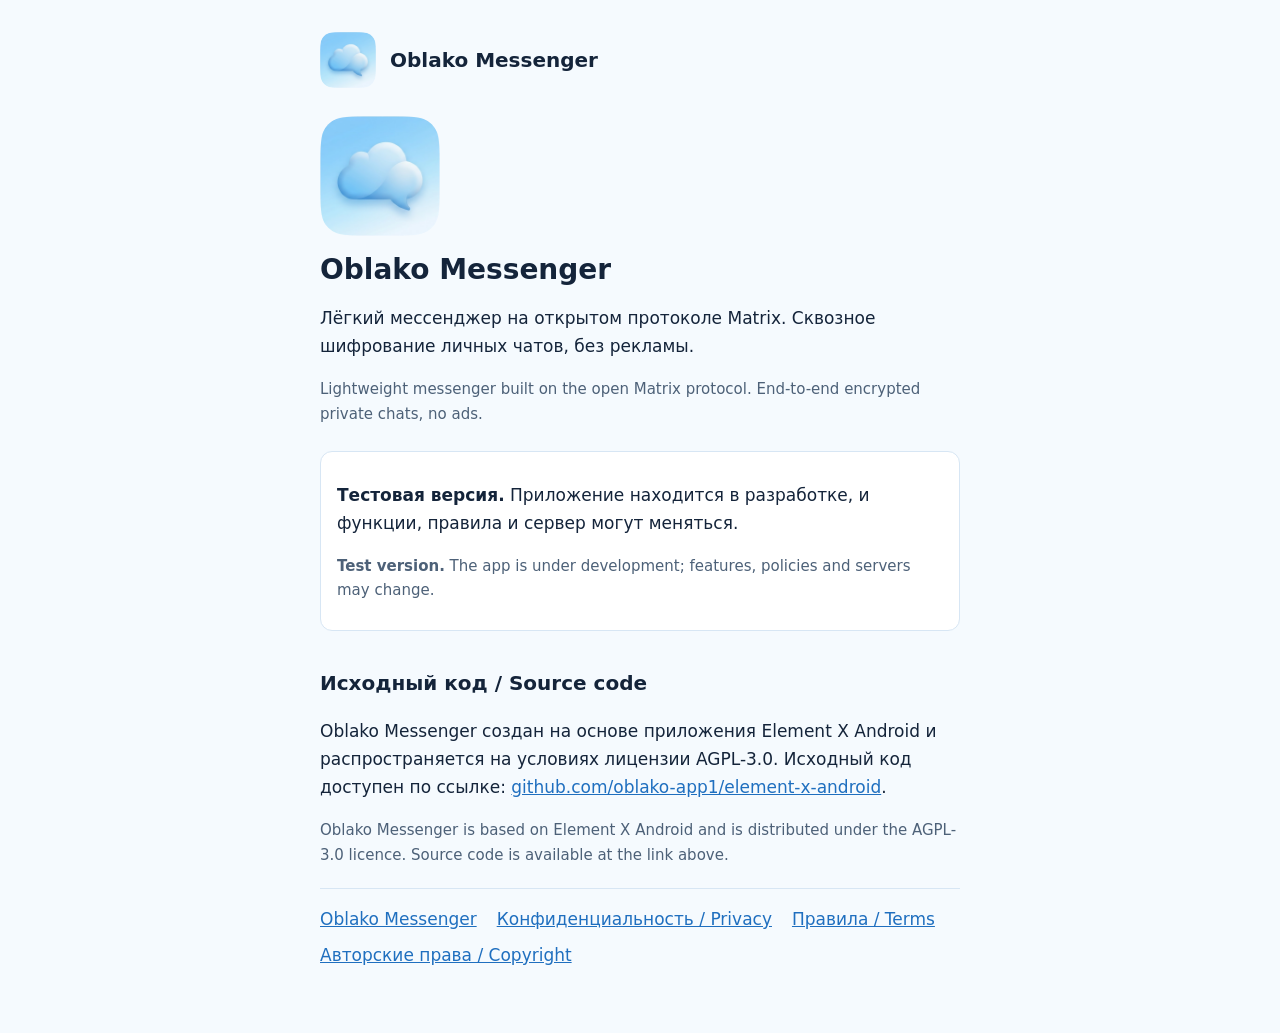
<file: index.html>
<!doctype html>
<html lang="ru">
<head>
<meta charset="utf-8">
<meta name="viewport" content="width=device-width, initial-scale=1">
<title>Oblako Messenger — Oblako Messenger</title>
<link rel="icon" href="logo.png">
<link rel="stylesheet" href="style.css">
</head>
<body>
<main>
<header class="site"><img src="logo.png" alt="Oblako Messenger"><a href="index.html">Oblako Messenger</a></header>
<div class="hero">
<img src="logo.png" alt="Логотип Oblako Messenger: облако с символом сообщения">
<h1>Oblako Messenger</h1>
<p>Лёгкий мессенджер на открытом протоколе Matrix. Сквозное шифрование личных чатов, без рекламы.</p>
<p class="muted">Lightweight messenger built on the open Matrix protocol. End-to-end encrypted private chats, no ads.</p>
</div>
<div class="note">
<p><strong>Тестовая версия.</strong> Приложение находится в разработке, и функции, правила и сервер могут меняться.</p>
<p class="muted"><strong>Test version.</strong> The app is under development; features, policies and servers may change.</p>
</div>
<h2>Исходный код / Source code</h2>
<p>Oblako Messenger создан на основе приложения Element X Android и распространяется на условиях лицензии AGPL-3.0. Исходный код доступен по ссылке:
<a href="https://github.com/oblako-app1/element-x-android">github.com/oblako-app1/element-x-android</a>.</p>
<p class="muted">Oblako Messenger is based on Element X Android and is distributed under the AGPL-3.0 licence. Source code is available at the link above.</p>
<nav class="links">
<a href="index.html">Oblako Messenger</a>
<a href="privacy.html">Конфиденциальность / Privacy</a>
<a href="terms.html">Правила / Terms</a>
<a href="copyright.html">Авторские права / Copyright</a>
</nav>
</main>
</body>
</html>
</file>
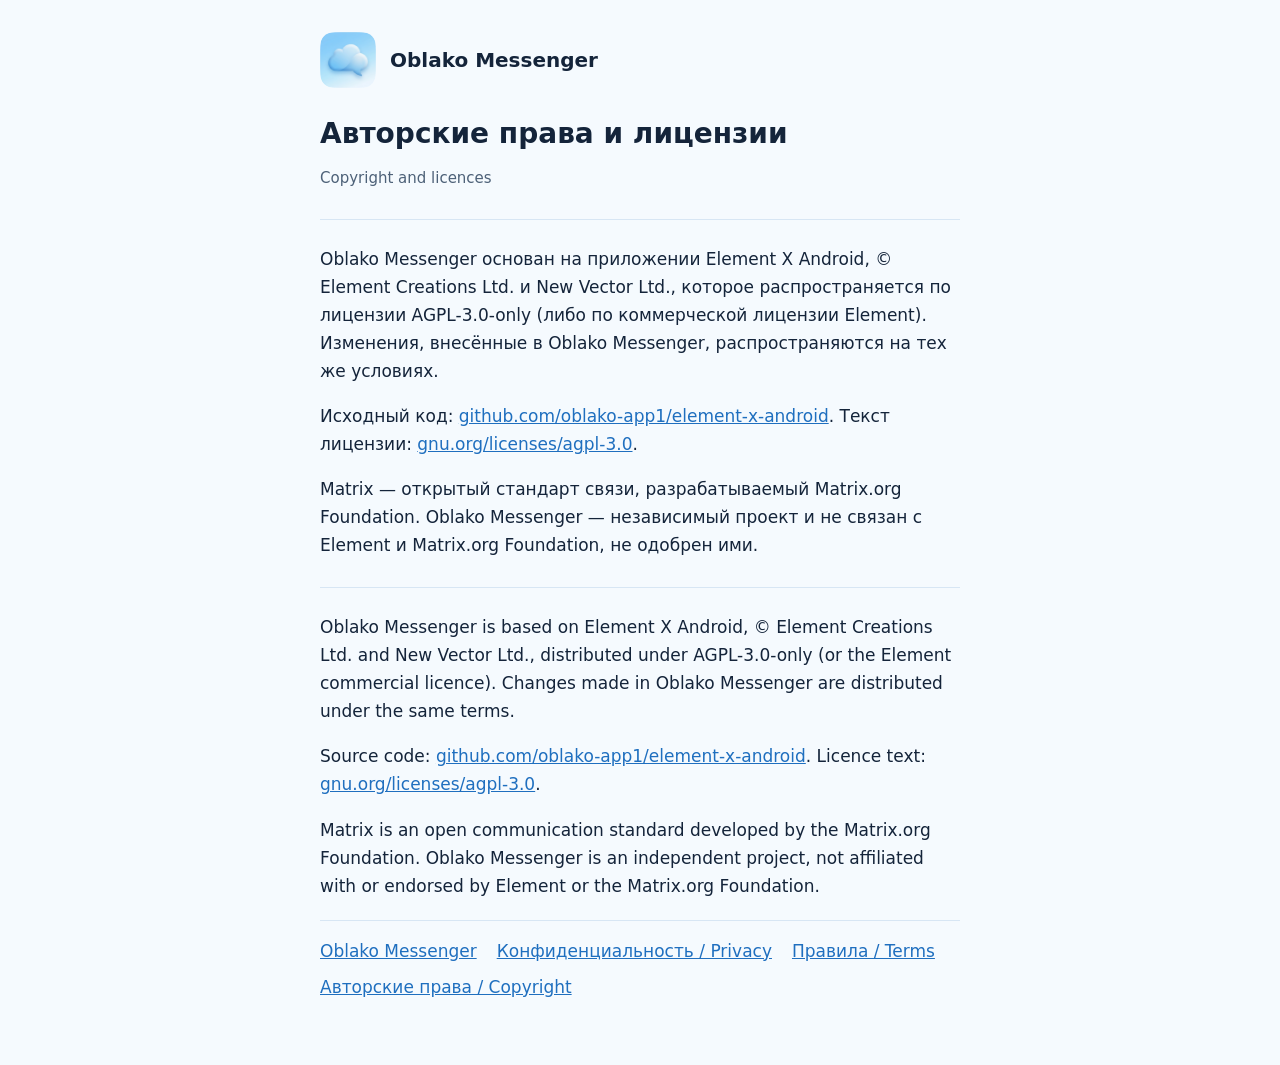
<file: copyright.html>
<!doctype html>
<html lang="ru">
<head>
<meta charset="utf-8">
<meta name="viewport" content="width=device-width, initial-scale=1">
<title>Авторские права — Oblako Messenger</title>
<link rel="icon" href="logo.png">
<link rel="stylesheet" href="style.css">
</head>
<body>
<main>
<header class="site"><img src="logo.png" alt="Oblako Messenger"><a href="index.html">Oblako Messenger</a></header>
<h1>Авторские права и лицензии</h1>
<p class="muted">Copyright and licences</p>
<section class="lang-block" lang="ru">
<p>Oblako Messenger основан на приложении Element X Android, © Element Creations Ltd. и New Vector Ltd., которое распространяется по лицензии AGPL-3.0-only (либо по коммерческой лицензии Element). Изменения, внесённые в Oblako Messenger, распространяются на тех же условиях.</p>
<p>Исходный код: <a href="https://github.com/oblako-app1/element-x-android">github.com/oblako-app1/element-x-android</a>. Текст лицензии: <a href="https://www.gnu.org/licenses/agpl-3.0.html">gnu.org/licenses/agpl-3.0</a>.</p>
<p>Matrix — открытый стандарт связи, разрабатываемый Matrix.org Foundation. Oblako Messenger — независимый проект и не связан с Element и Matrix.org Foundation, не одобрен ими.</p>
</section>
<section class="lang-block" lang="en">
<p>Oblako Messenger is based on Element X Android, © Element Creations Ltd. and New Vector Ltd., distributed under AGPL-3.0-only (or the Element commercial licence). Changes made in Oblako Messenger are distributed under the same terms.</p>
<p>Source code: <a href="https://github.com/oblako-app1/element-x-android">github.com/oblako-app1/element-x-android</a>. Licence text: <a href="https://www.gnu.org/licenses/agpl-3.0.html">gnu.org/licenses/agpl-3.0</a>.</p>
<p>Matrix is an open communication standard developed by the Matrix.org Foundation. Oblako Messenger is an independent project, not affiliated with or endorsed by Element or the Matrix.org Foundation.</p>
</section>
<nav class="links">
<a href="index.html">Oblako Messenger</a>
<a href="privacy.html">Конфиденциальность / Privacy</a>
<a href="terms.html">Правила / Terms</a>
<a href="copyright.html">Авторские права / Copyright</a>
</nav>
</main>
</body>
</html>
</file>
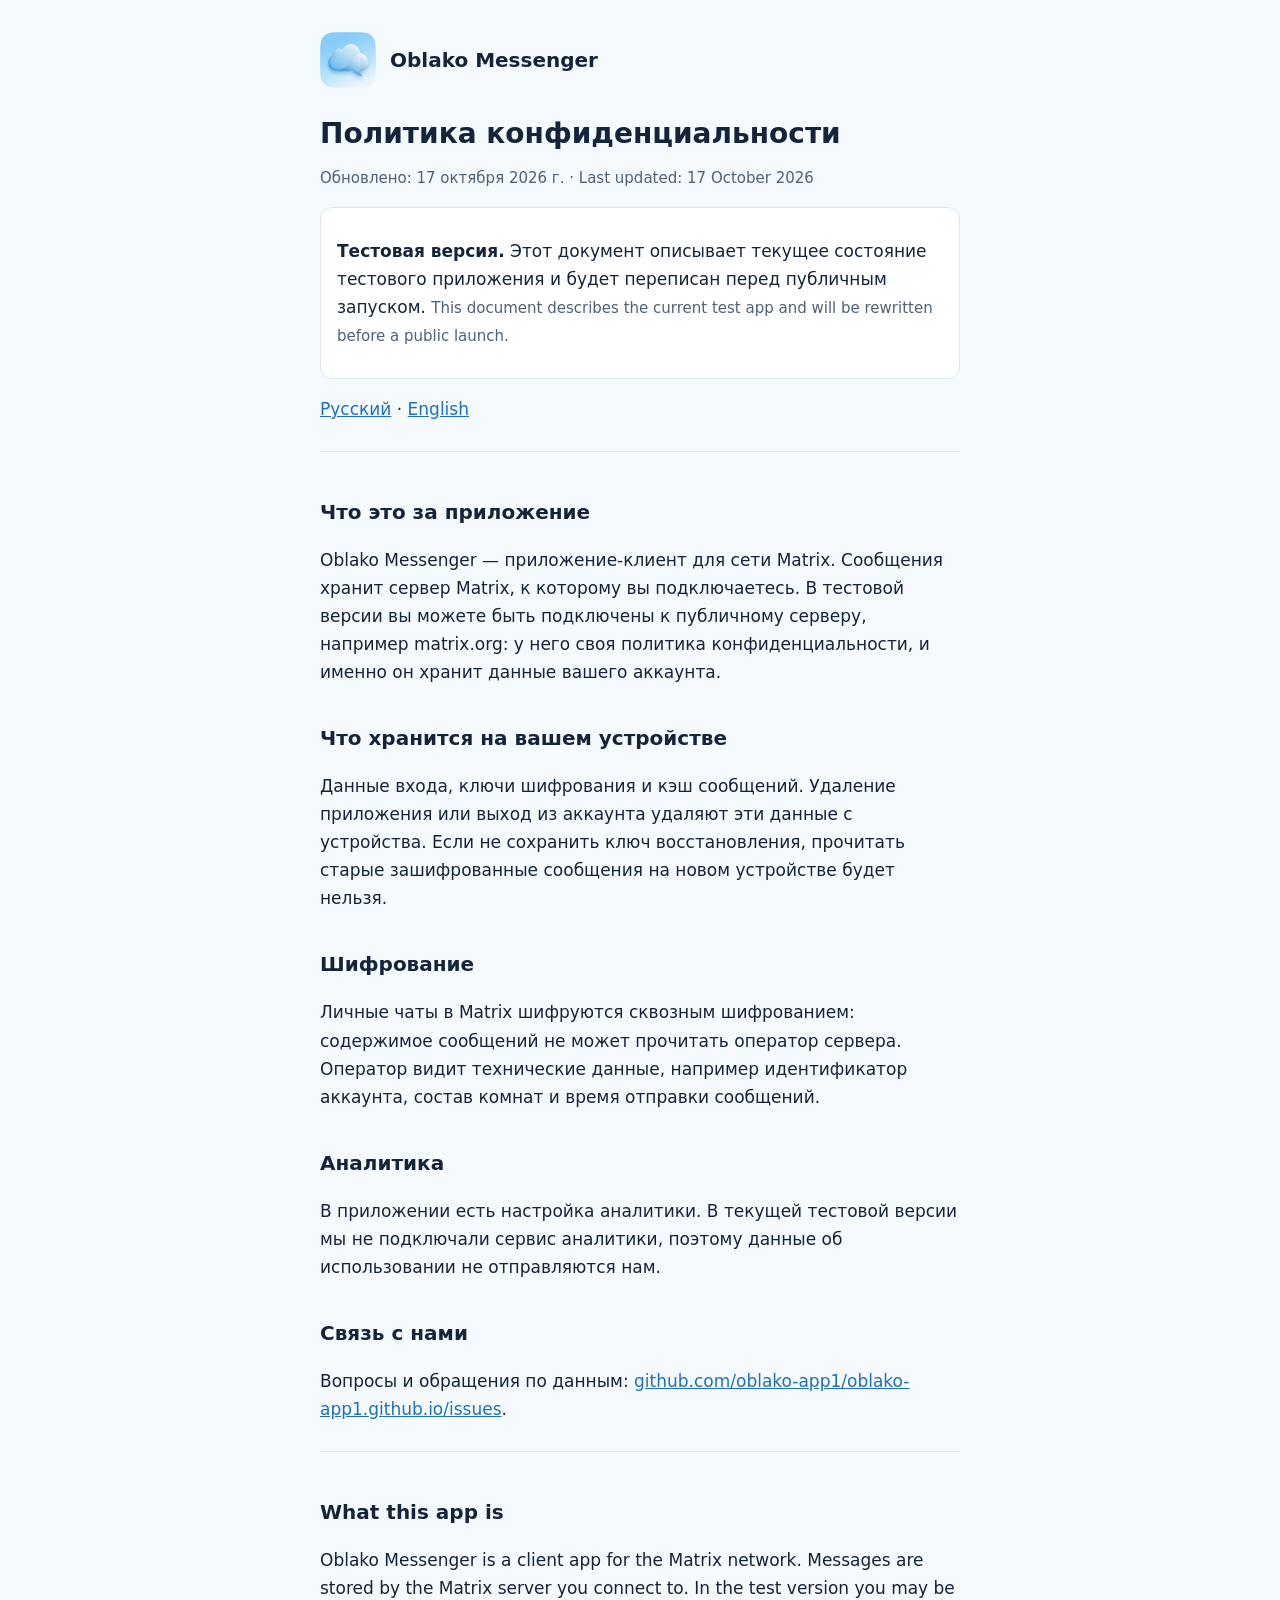
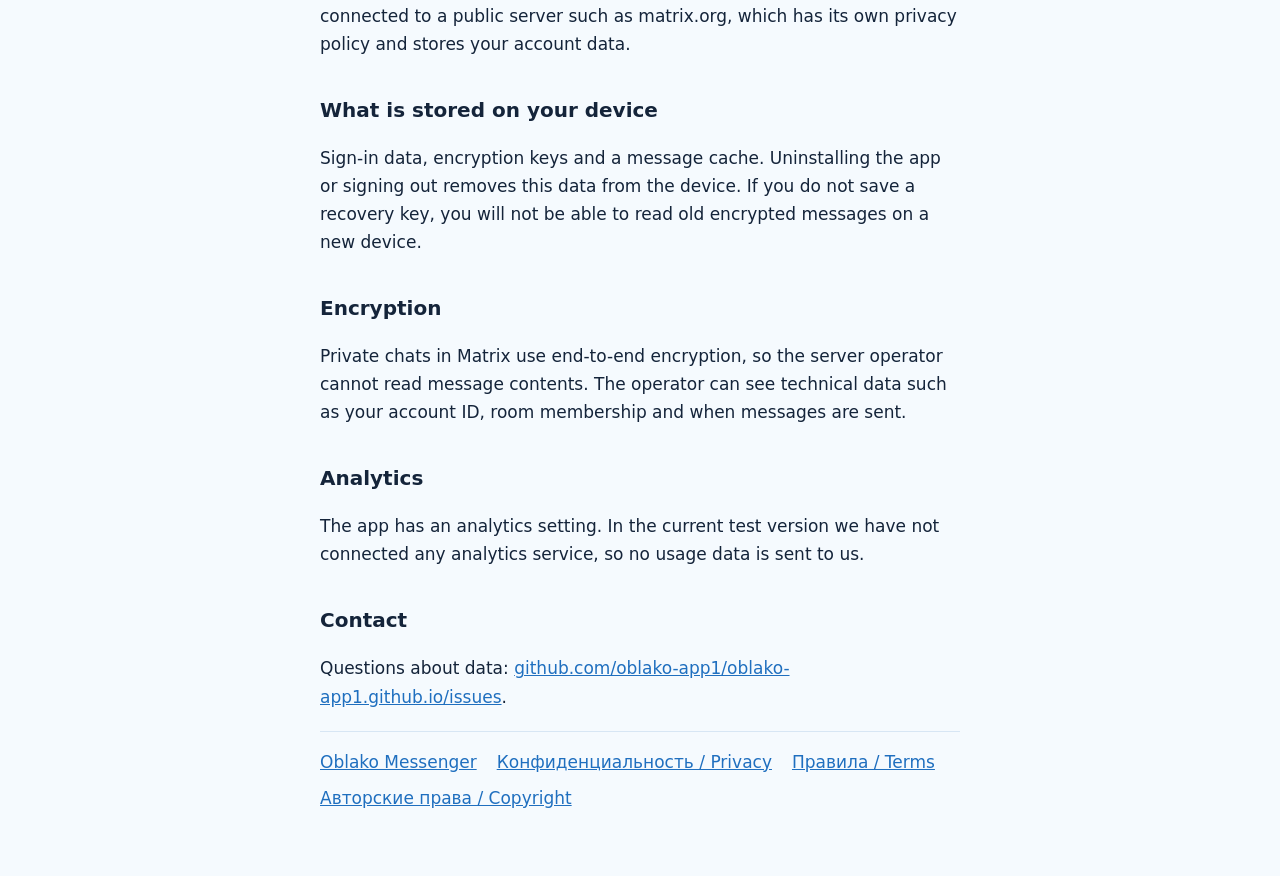
<file: privacy.html>
<!doctype html>
<html lang="ru">
<head>
<meta charset="utf-8">
<meta name="viewport" content="width=device-width, initial-scale=1">
<title>Конфиденциальность — Oblako Messenger</title>
<link rel="icon" href="logo.png">
<link rel="stylesheet" href="style.css">
</head>
<body>
<main>
<header class="site"><img src="logo.png" alt="Oblako Messenger"><a href="index.html">Oblako Messenger</a></header>
<h1>Политика конфиденциальности</h1>
<p class="muted">Обновлено: 17 октября 2026 г. · Last updated: 17 October 2026</p>
<div class="note"><p><strong>Тестовая версия.</strong> Этот документ описывает текущее состояние тестового приложения и будет переписан перед публичным запуском. <span class="muted">This document describes the current test app and will be rewritten before a public launch.</span></p></div>
<p class="lang"><a href="#ru">Русский</a> · <a href="#en">English</a></p>

<section class="lang-block" id="ru" lang="ru">
<h2>Что это за приложение</h2>
<p>Oblako Messenger — приложение-клиент для сети Matrix. Сообщения хранит сервер Matrix, к которому вы подключаетесь. В тестовой версии вы можете быть подключены к публичному серверу, например matrix.org: у него своя политика конфиденциальности, и именно он хранит данные вашего аккаунта.</p>
<h2>Что хранится на вашем устройстве</h2>
<p>Данные входа, ключи шифрования и кэш сообщений. Удаление приложения или выход из аккаунта удаляют эти данные с устройства. Если не сохранить ключ восстановления, прочитать старые зашифрованные сообщения на новом устройстве будет нельзя.</p>
<h2>Шифрование</h2>
<p>Личные чаты в Matrix шифруются сквозным шифрованием: содержимое сообщений не может прочитать оператор сервера. Оператор видит технические данные, например идентификатор аккаунта, состав комнат и время отправки сообщений.</p>
<h2>Аналитика</h2>
<p>В приложении есть настройка аналитики. В текущей тестовой версии мы не подключали сервис аналитики, поэтому данные об использовании не отправляются нам.</p>
<h2>Связь с нами</h2>
<p>Вопросы и обращения по данным: <a href="https://github.com/oblako-app1/oblako-app1.github.io/issues">github.com/oblako-app1/oblako-app1.github.io/issues</a>.</p>
</section>

<section class="lang-block" id="en" lang="en">
<h2>What this app is</h2>
<p>Oblako Messenger is a client app for the Matrix network. Messages are stored by the Matrix server you connect to. In the test version you may be connected to a public server such as matrix.org, which has its own privacy policy and stores your account data.</p>
<h2>What is stored on your device</h2>
<p>Sign-in data, encryption keys and a message cache. Uninstalling the app or signing out removes this data from the device. If you do not save a recovery key, you will not be able to read old encrypted messages on a new device.</p>
<h2>Encryption</h2>
<p>Private chats in Matrix use end-to-end encryption, so the server operator cannot read message contents. The operator can see technical data such as your account ID, room membership and when messages are sent.</p>
<h2>Analytics</h2>
<p>The app has an analytics setting. In the current test version we have not connected any analytics service, so no usage data is sent to us.</p>
<h2>Contact</h2>
<p>Questions about data: <a href="https://github.com/oblako-app1/oblako-app1.github.io/issues">github.com/oblako-app1/oblako-app1.github.io/issues</a>.</p>
</section>
<nav class="links">
<a href="index.html">Oblako Messenger</a>
<a href="privacy.html">Конфиденциальность / Privacy</a>
<a href="terms.html">Правила / Terms</a>
<a href="copyright.html">Авторские права / Copyright</a>
</nav>
</main>
</body>
</html>
</file>
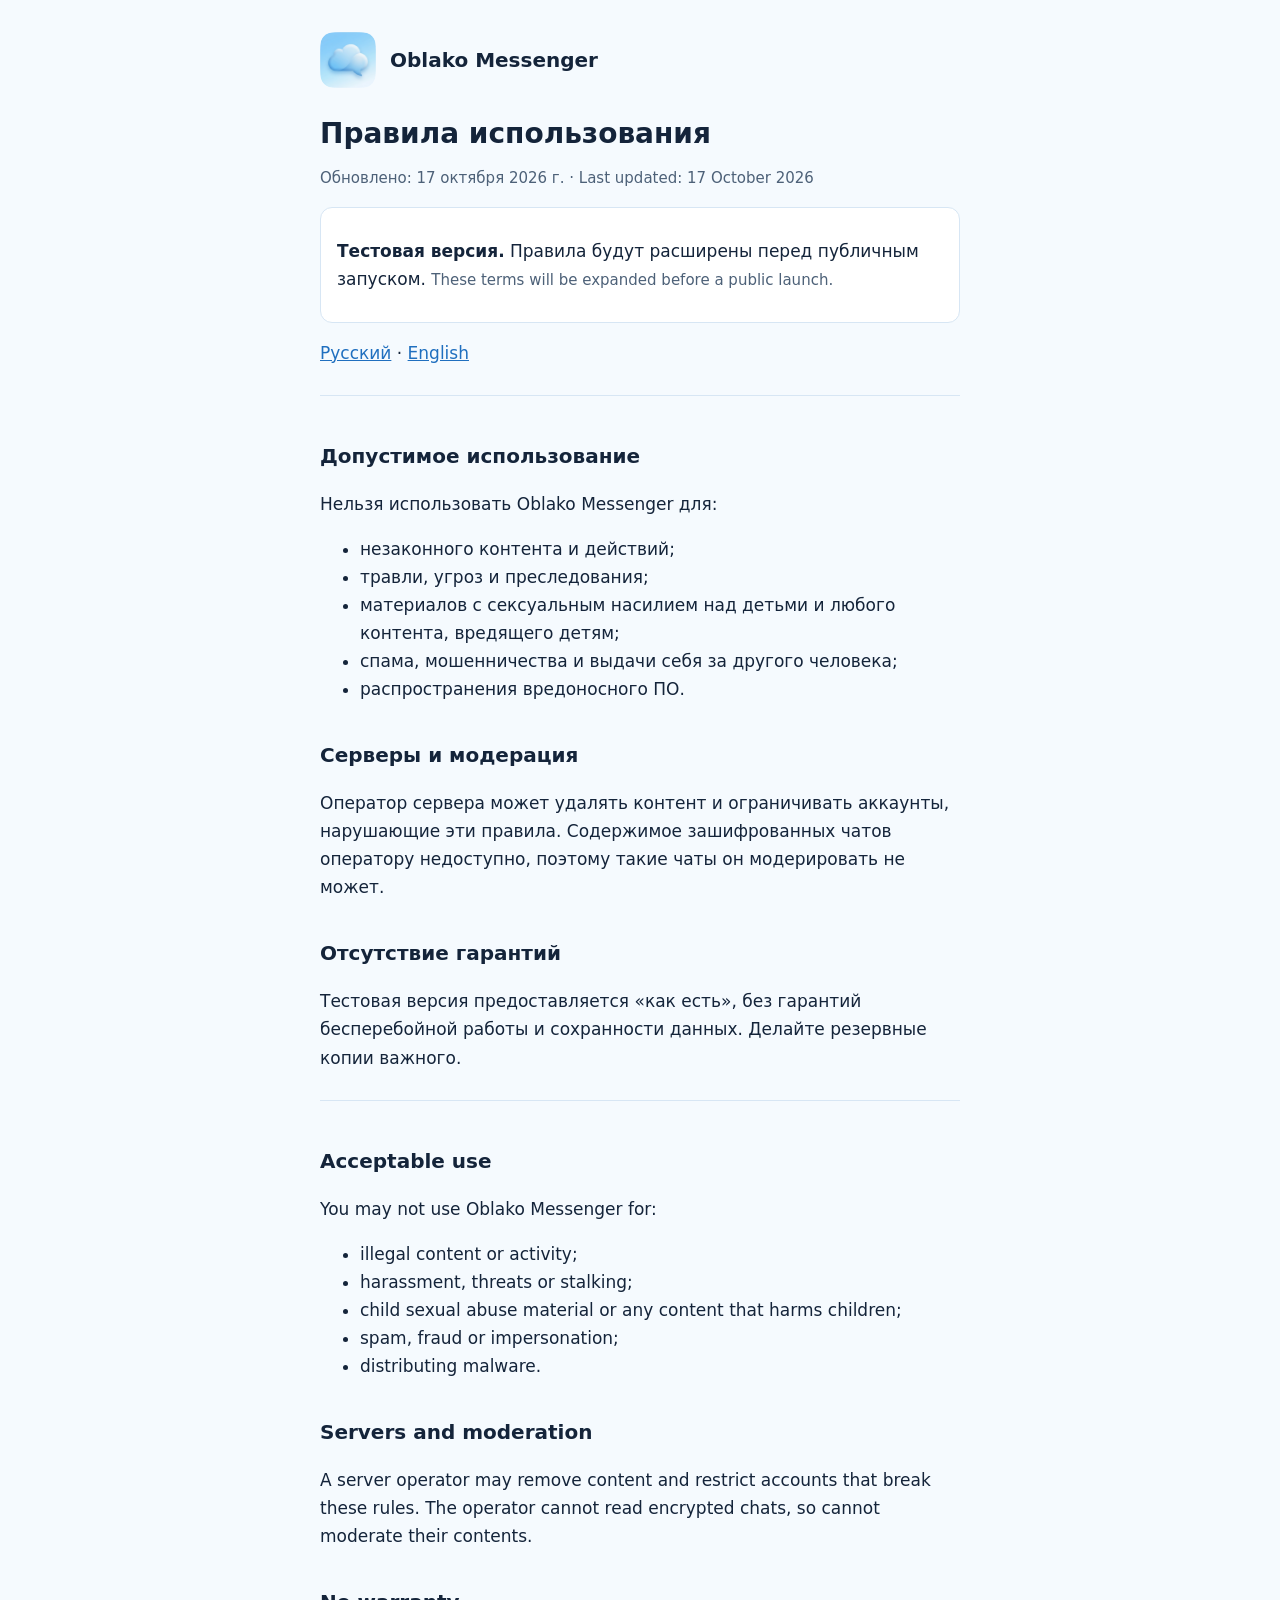
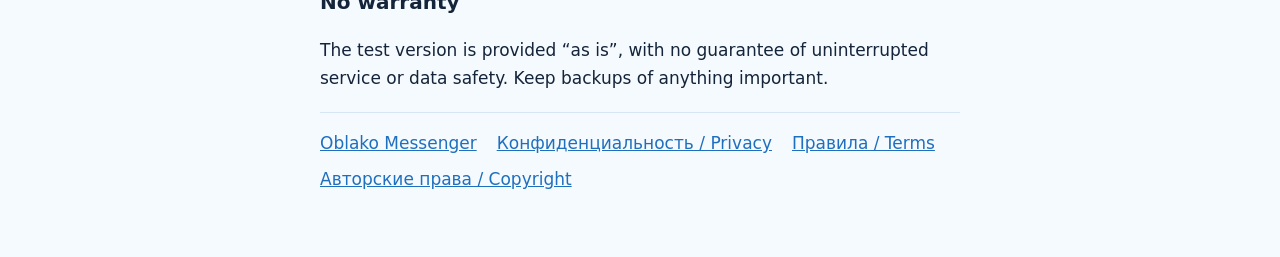
<file: terms.html>
<!doctype html>
<html lang="ru">
<head>
<meta charset="utf-8">
<meta name="viewport" content="width=device-width, initial-scale=1">
<title>Правила — Oblako Messenger</title>
<link rel="icon" href="logo.png">
<link rel="stylesheet" href="style.css">
</head>
<body>
<main>
<header class="site"><img src="logo.png" alt="Oblako Messenger"><a href="index.html">Oblako Messenger</a></header>
<h1>Правила использования</h1>
<p class="muted">Обновлено: 17 октября 2026 г. · Last updated: 17 October 2026</p>
<div class="note"><p><strong>Тестовая версия.</strong> Правила будут расширены перед публичным запуском. <span class="muted">These terms will be expanded before a public launch.</span></p></div>
<p class="lang"><a href="#ru">Русский</a> · <a href="#en">English</a></p>

<section class="lang-block" id="ru" lang="ru">
<h2>Допустимое использование</h2>
<p>Нельзя использовать Oblako Messenger для:</p>
<ul>
<li>незаконного контента и действий;</li>
<li>травли, угроз и преследования;</li>
<li>материалов с сексуальным насилием над детьми и любого контента, вредящего детям;</li>
<li>спама, мошенничества и выдачи себя за другого человека;</li>
<li>распространения вредоносного ПО.</li>
</ul>
<h2>Серверы и модерация</h2>
<p>Оператор сервера может удалять контент и ограничивать аккаунты, нарушающие эти правила. Содержимое зашифрованных чатов оператору недоступно, поэтому такие чаты он модерировать не может.</p>
<h2>Отсутствие гарантий</h2>
<p>Тестовая версия предоставляется «как есть», без гарантий бесперебойной работы и сохранности данных. Делайте резервные копии важного.</p>
</section>

<section class="lang-block" id="en" lang="en">
<h2>Acceptable use</h2>
<p>You may not use Oblako Messenger for:</p>
<ul>
<li>illegal content or activity;</li>
<li>harassment, threats or stalking;</li>
<li>child sexual abuse material or any content that harms children;</li>
<li>spam, fraud or impersonation;</li>
<li>distributing malware.</li>
</ul>
<h2>Servers and moderation</h2>
<p>A server operator may remove content and restrict accounts that break these rules. The operator cannot read encrypted chats, so cannot moderate their contents.</p>
<h2>No warranty</h2>
<p>The test version is provided “as is”, with no guarantee of uninterrupted service or data safety. Keep backups of anything important.</p>
</section>
<nav class="links">
<a href="index.html">Oblako Messenger</a>
<a href="privacy.html">Конфиденциальность / Privacy</a>
<a href="terms.html">Правила / Terms</a>
<a href="copyright.html">Авторские права / Copyright</a>
</nav>
</main>
</body>
</html>
</file>
<file: style.css>
:root{--bg:#f5fafe;--card:#ffffff;--text:#14243a;--muted:#4d6178;--accent:#1f6fbf;--line:#d7e6f4}
@media (prefers-color-scheme:dark){:root{--bg:#0f1620;--card:#151e2a;--text:#e6eef7;--muted:#9fb2c6;--accent:#5badee;--line:#243346}}
*{box-sizing:border-box}
html{-webkit-text-size-adjust:100%}
body{margin:0;background:var(--bg);color:var(--text);font:17px/1.65 Poppins,system-ui,-apple-system,"Segoe UI",Roboto,Arial,sans-serif}
main{max-width:680px;margin:0 auto;padding:32px 20px 64px}
header.site{display:flex;align-items:center;gap:14px;margin-bottom:28px}
header.site img{width:56px;height:56px;border-radius:14px}
header.site a{color:var(--text);font-weight:600;font-size:20px;text-decoration:none}
h1{font-size:28px;line-height:1.25;margin:0 0 8px}
h2{font-size:20px;margin:36px 0 8px}
p,li{color:var(--text)}
.muted{color:var(--muted);font-size:15px}
a{color:var(--accent)}
a:focus-visible{outline:3px solid var(--accent);outline-offset:2px;border-radius:4px}
nav.links{display:flex;flex-wrap:wrap;gap:8px 20px;margin:20px 0 0;padding-top:16px;border-top:1px solid var(--line)}
.lang{margin:0 0 20px}
section.lang-block{padding-top:8px;border-top:1px solid var(--line);margin-top:28px}
.note{background:var(--card);border:1px solid var(--line);border-radius:12px;padding:12px 16px;margin:16px 0}
.hero{text-align:left;margin:8px 0 24px}
.hero img{width:120px;height:120px;border-radius:28px;display:block;margin-bottom:16px}
</file>
